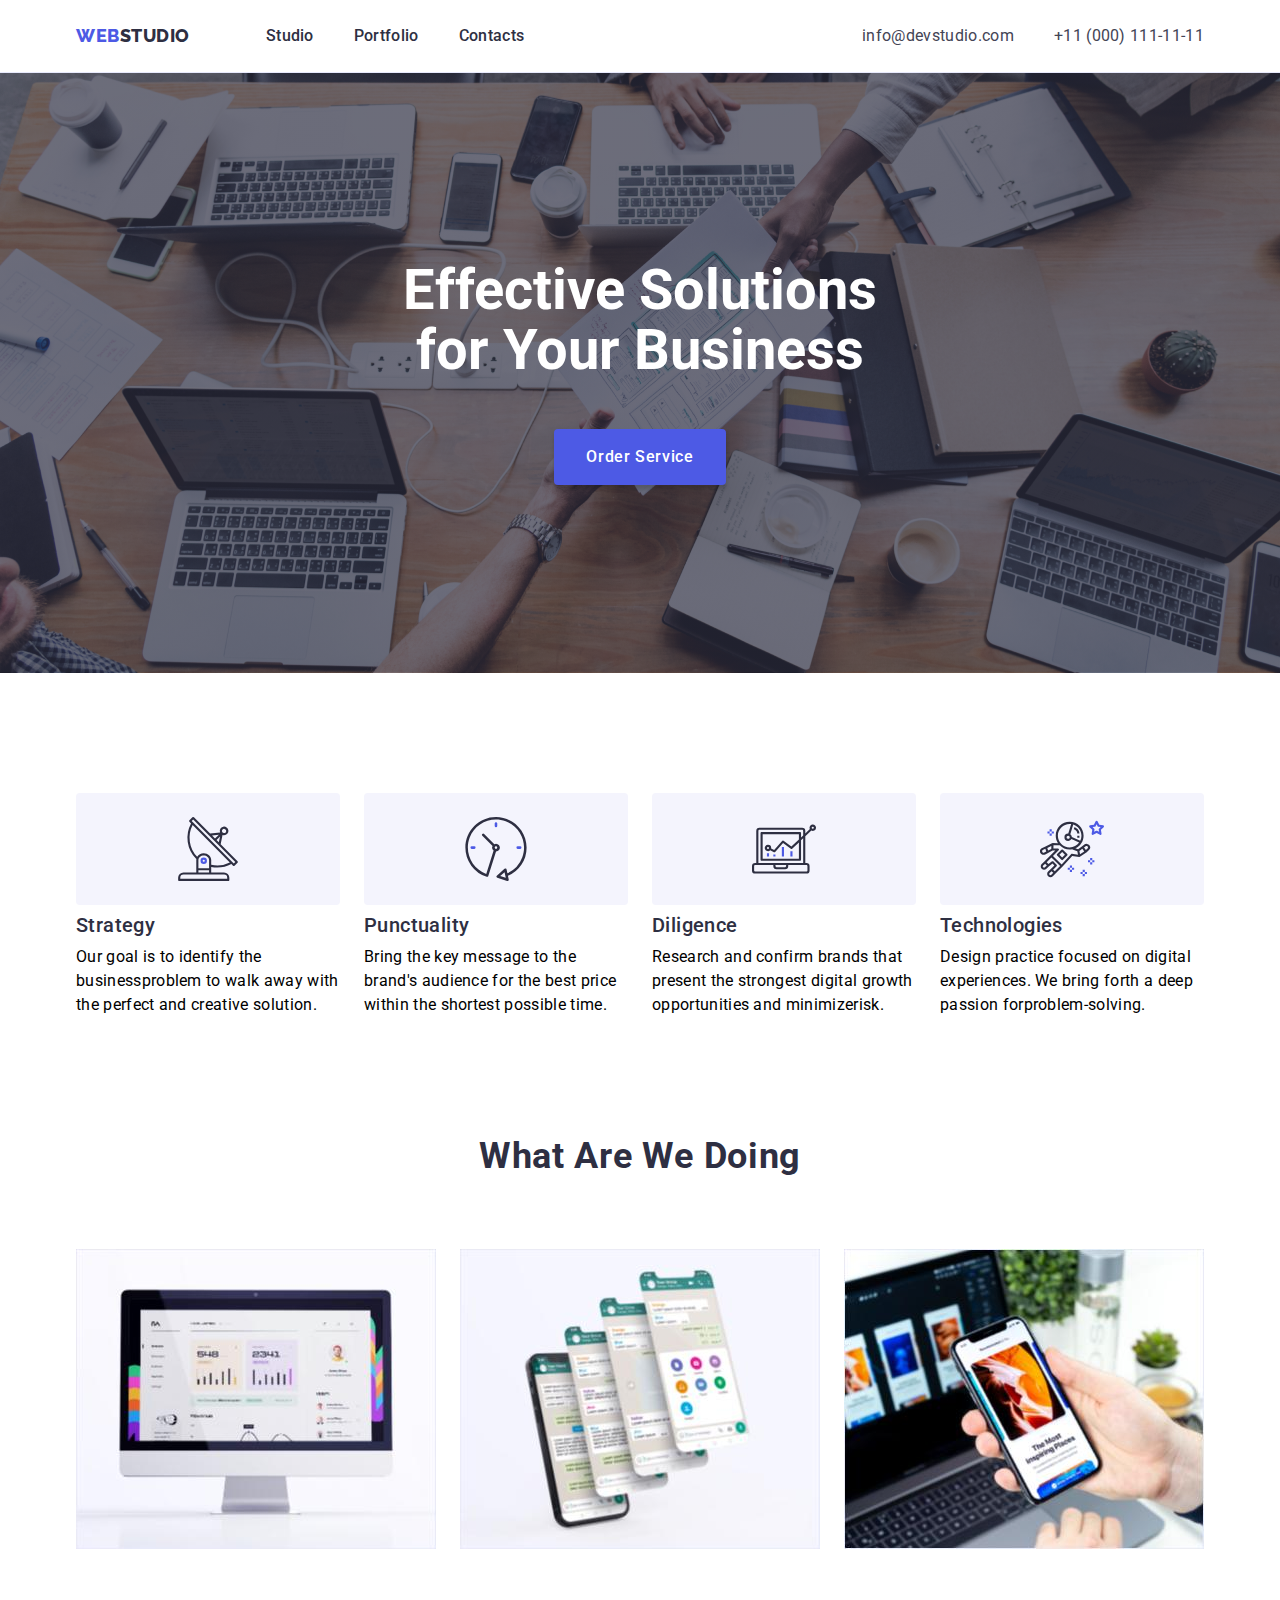
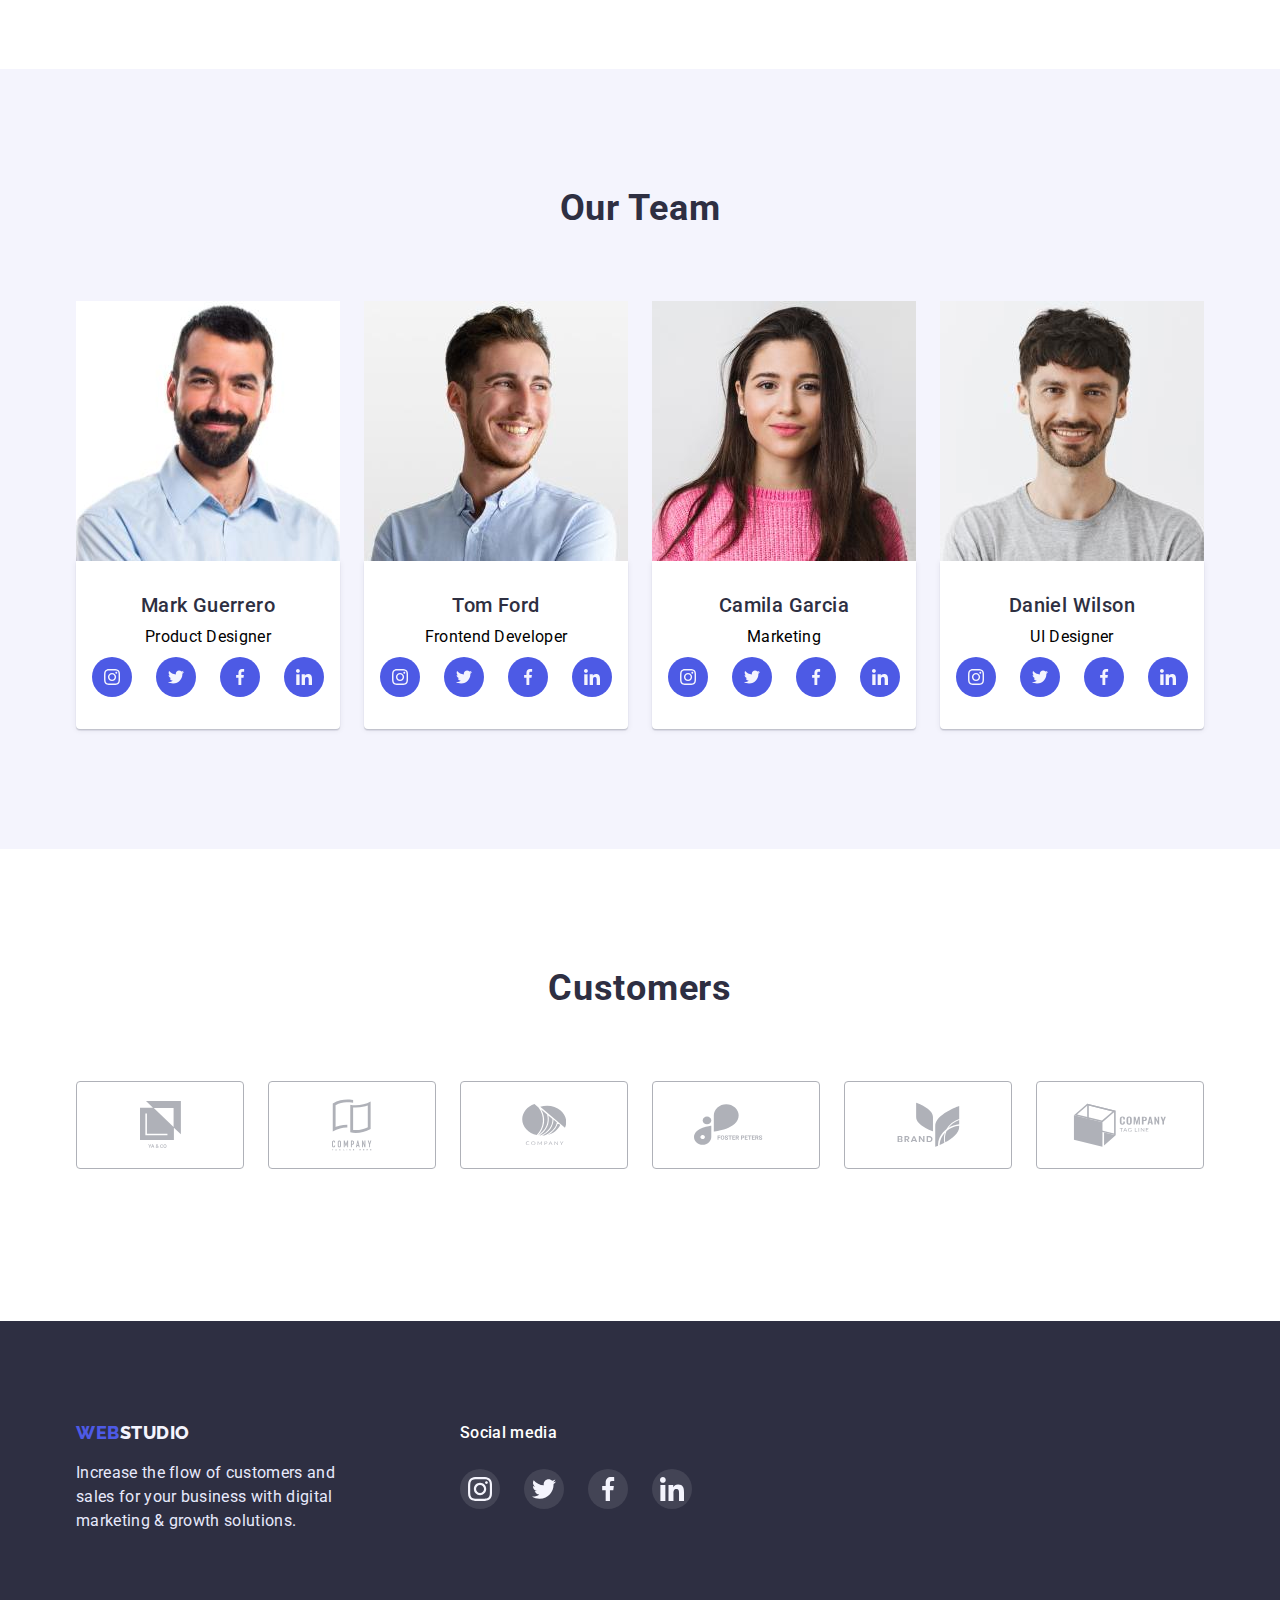
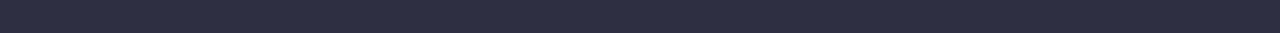
<file: index.html>
<!DOCTYPE html>
<html lang="en">

<head>
    <meta charset="UTF-8">
    <meta http-equiv="X-UA-Compatible" content="IE=edge">
    <meta name="viewport" content="width=H, initial-scale=1.0">
    <title>HW-05</title>
    
    
    <link rel="preconnect" href="https://fonts.googleapis.com">
    <link rel="preconnect" href="https://fonts.gstatic.com" crossorigin>
    <link href="https://fonts.googleapis.com/css2?family=Raleway:wght@800&family=Roboto:wght@400;500;700;900&display=swap" rel="stylesheet">

    <!-- modern normalize -->
    <link rel="stylesheet" href="https://cdn.jsdelivr.net/npm/modern-normalize@1.1.0/modern-normalize.min.css">

    <!-- slyles -->
    <link rel="stylesheet" href="./css/style.css">
</head>



<body>

    <!-- Header -->
    <header class="header">
        <div class="container box-main" >   

            <a href="./index.html" class="link">
                <span class="logo">WEB</span><span class="logo-text">studio</span>
            </a>

            <nav class="main-nav">

                <ul class="site-nav list">
                    <li class="site-nav-item">
                        <a class="menu link" href="./index.html" >Studio</a>
                    </li>
                    <li class="site-nav-item">
                        <a class="menu link" href="./Portfolio.html" >Portfolio</a>
                    </li>
                    <li class="site-nav-item">
                        <a class="menu link" href="" >Contacts</a>
                    </li>
                </ul>
            </nav>
            <ul class="auth-nav list">
                <li class="info-item">
                    <a class="info link" href="mailto:info@devstudio.com">info@devstudio.com</a>
                </li>
                <li class="info-item">
                    <a class="info link" href="tel:+110001111111">+11 (000) 111-11-11</a>
                </li>
            </ul>
        </div>    
    </header>

    <!-- main -->
    <main>

        <!-- section hero -->
        <section class="hero section">
            <div class="container">
                <h1 class="title-hero">Effective Solutions<br/>
                    for Your Business</h1>
                <button class="btn-hero" type="button">Order Service</button>
            </div>
        </section>

        <!-- Information -->
        <section class="information section">
            <div class="container">
                <h2 hidden>information</h2>
                <ul class="information-list list">
                    <li class="information-item-antena">
                        <h3 class="information-title">Strategy</h3>
                        <p class="information-text">Our goal is to identify the businessproblem to walk away with the perfect and creative solution.</p>
                        
                    </li>
                    <li class="information-item-clock">
                        <h3 class="information-title">Punctuality</h3>
                        <p class="information-text">Bring the key message to the brand's audience for the best price within the shortest possible time.</p>
                    </li>
                    <li class="information-item-diagramma">
                        <h3 class="information-title">Diligence</h3>
                        <p class="information-text">Research and confirm brands that present the strongest digital growth opportunities and minimizerisk.</p>
                    </li>
                    <li class="information-item-astroboy">
                        <h3 class="information-title">Technologies</h3>
                        <p class="information-text">Design practice focused on digital experiences. We bring forth a deep passion forproblem-solving.</p>
                    </li>
                </ul>
            </div>
        </section>

        <!-- Doing img -->
        <section class="poster section">
            <div class="container">
                <h2 class="poster-title">What are we doing</h2>

                <ul class="poster-list list">
                    <li class="poster-item">
                        <img src="./images/Doing1.jpg" alt="PC" width="360" height="300">
                    </li>
                    <li class="poster-item">
                        <img src="./images/Doing2.jpg" alt="Mobile" width="360" height="300">
                    </li>
                    <li class="poster-item">
                        <img src="./images/Doing3.jpg" alt="information novations" width="360" height="300">
                    </li>
                </ul>
            </div>
        </section>

        <!-- Team -->
        <section class="content section">
            <div class="container">
                <h2 class="content-title">Our Team</h2>
                <ul class="content-list list">
                    <li class="content-item">
                        <img src="./images/team1.jpg" alt="Mark Guerrero" width="264" height="260">
                        <div class="group-elements">
                            <h3 class="content-item-title">Mark Guerrero</h3>
                            <p class="content-item-text">Product Designer</p>
                            <ul class="actions">
                                <li>
                                    <a class="buttons" href="">
                                        <svg class="buttons-icon">
                                            <use href="./images/symbol-defs.svg#icon-instagram"></use>
                                        </svg>
                                    </a>
                                </li>
                                <li>
                                    <a class="buttons" href="">
                                        <svg class="buttons-icon">
                                            <use href="./images/symbol-defs.svg#icon-twitter"></use>
                                        </svg>
                                    </a>
                                </li>
                                <li>
                                    <a class="buttons" href="">
                                        <svg class="buttons-icon">
                                            <use href="./images/symbol-defs.svg#icon-facebook"></use>
                                        </svg>
                                    </a>
                                </li>
                                <li>
                                    <a class="buttons" href="">
                                        <svg class="buttons-icon">
                                            <use href="./images/symbol-defs.svg#icon-linkedin"></use>
                                        </svg>
                                    </a>
                                </li>
                            </ul>
                        </div>
                    </li>
                    <li class="content-item">
                        <img src="./images/team2.jpg" alt="Tom Ford" width="264" height="260">
                        <div class="group-elements">
                            <h3 class="content-item-title">Tom Ford</h3>
                            <p class="content-item-text">Frontend Developer</p>
                            <ul class="actions">
                                <li>
                                    <a class="buttons" href="">
                                        <svg class="buttons-icon">
                                            <use href="./images/symbol-defs.svg#icon-instagram"></use>
                                        </svg>
                                    </a>
                                </li>
                                <li>
                                    <a class="buttons" href="">
                                        <svg class="buttons-icon">
                                            <use href="./images/symbol-defs.svg#icon-twitter"></use>
                                        </svg>
                                    </a>
                                </li>
                                <li>
                                    <a class="buttons" href="">
                                        <svg class="buttons-icon">
                                            <use href="./images/symbol-defs.svg#icon-facebook"></use>
                                        </svg>
                                    </a>
                                </li>
                                <li>
                                    <a class="buttons" href="">
                                        <svg class="buttons-icon">
                                            <use href="./images/symbol-defs.svg#icon-linkedin"></use>
                                        </svg>
                                    </a>
                                </li>
                            </ul>
                        </div>
                    </li>
                    <li class="content-item">
                        <img src="./images/team3.jpg" alt="Camila Garcia" width="264" height="260">
                        <div class="group-elements">
                            <h3 class="content-item-title">Camila Garcia</h3>
                            <p class="content-item-text">Marketing</p>
                            <ul class="actions">
                                <li>
                                    <a class="buttons" href="">
                                        <svg class="buttons-icon">
                                            <use href="./images/symbol-defs.svg#icon-instagram"></use>
                                        </svg>
                                    </a>
                                </li>
                                <li>
                                    <a class="buttons" href="">
                                        <svg class="buttons-icon">
                                            <use href="./images/symbol-defs.svg#icon-twitter"></use>
                                        </svg>
                                    </a>
                                </li>
                                <li>
                                    <a class="buttons" href="">
                                        <svg class="buttons-icon">
                                            <use href="./images/symbol-defs.svg#icon-facebook"></use>
                                        </svg>
                                    </a>
                                </li>
                                <li>
                                    <a class="buttons" href="">
                                        <svg class="buttons-icon">
                                            <use href="./images/symbol-defs.svg#icon-linkedin"></use>
                                        </svg>
                                    </a>
                                </li>
                            </ul>
                        </div>
                    </li>
                    <li class="content-item">
                        <img src="./images/team4.jpg" alt="Daniel Wilson" width="264" height="260">
                        <div class="group-elements">
                            <h3 class="content-item-title">Daniel Wilson</h3>
                            <p class="content-item-text">UI Designer</p>
                            <ul class="actions">
                                <li>
                                    <a class="buttons" href="">
                                        <svg class="buttons-icon">
                                            <use href="./images/symbol-defs.svg#icon-instagram"></use>
                                        </svg>
                                    </a>
                                </li>
                                <li>
                                    <a class="buttons" href="">
                                        <svg class="buttons-icon">
                                            <use href="./images/symbol-defs.svg#icon-twitter"></use>
                                        </svg>
                                    </a>
                                </li>
                                <li>
                                    <a class="buttons" href="">
                                        <svg class="buttons-icon">
                                            <use href="./images/symbol-defs.svg#icon-facebook"></use>
                                        </svg>
                                    </a>
                                </li>
                                <li>
                                    <a class="buttons" href="">
                                        <svg class="buttons-icon">
                                            <use href="./images/symbol-defs.svg#icon-linkedin"></use>
                                        </svg>
                                    </a>
                                </li>
                            </ul>
                        </div>
                    </li>
                </ul>
            </div>
        </section>

        <!-- Customers -->

        <section class="Customers section">
            <div class="container">
                <h2 class="Customers-title">Customers</h2>

                <ul class="customers-list">

                    <li>
                        <a class="busines-partner" href="">
                            <svg class="brend" width="41" height="47">
                                <use class="custom" href="./images/symbol-defs.svg#icon-icon1"></use>
                            </svg>
                        </a>
                    </li>

                    <li>
                        <a class="busines-partner" href="">
                            <svg class="brend" width="40" height="52">
                                <use href="./images/symbol-defs.svg#icon-icon2"></use>
                            </svg>
                        </a>
                    </li>

                    <li>
                        <a class="busines-partner" href="">
                            <svg class="brend" width="44" height="41">
                                <use href="./images/symbol-defs.svg#icon-icon3"></use>
                            </svg>
                        </a>
                    </li>

                    <li>
                        <a class="busines-partner" href="">
                            <svg class="brend" width="84" height="41">
                                <use href="./images/symbol-defs.svg#icon-icon4"></use>
                            </svg>
                        </a>
                    </li>

                    <li>
                        <a class="busines-partner" href="">
                            <svg class="brend" width="63" height="45">
                                <use href="./images/symbol-defs.svg#icon-icon5"></use>
                            </svg>
                        </a>
                    </li>

                    <li class="customers-item">
                        <a class="busines-partner" href="">
                            <svg class="brend" width="94" height="44">
                                <use href="./images/symbol-defs.svg#icon-icon6"></use>
                            </svg>
                        </a>
                    </li>

                </ul>
            </div>

        </section>
    </main>

    <!-- footer -->
    <footer>

        <div class="container flex-footer">
            <div>
                <a href="/index.html" class="link">
                    <span class="logo">WEB</span><span class="logo-light">studio</span>
                </a>
                <p class="footer-text">Increase the flow of customers and sales for your business with digital marketing & growth solutions.</p>
            </div>

            <div class="footer-media">
                <p class="social-media">Social media</p>
                <ul class="footer-actions">
                    <li>
                        <a class="footer-link" href="">
                            <svg class="footer-icon">
                                <use href="./images/symbol-defs.svg#icon-instagram"></use>
                            </svg>
                        </a>
                    </li>
                    <li>
                        <a class="footer-link" href="">
                            <svg class="footer-icon">
                                <use href="./images/symbol-defs.svg#icon-twitter"></use>
                            </svg>
                        </a>
                    </li>
                    <li>
                        <a class="footer-link" href="">
                            <svg class="footer-icon">
                                <use href="./images/symbol-defs.svg#icon-facebook"></use>
                            </svg>
                        </a>
                    </li>
                    <li>
                        <a class="footer-link" href="">
                            <svg class="footer-icon">
                                <use href="./images/symbol-defs.svg#icon-linkedin"></use>
                            </svg>
                        </a>
                    </li>
                </ul>
            </div>
        </div>
    </footer>
</body>


<script src="./js/modal.js"></script>
</html>
</file>
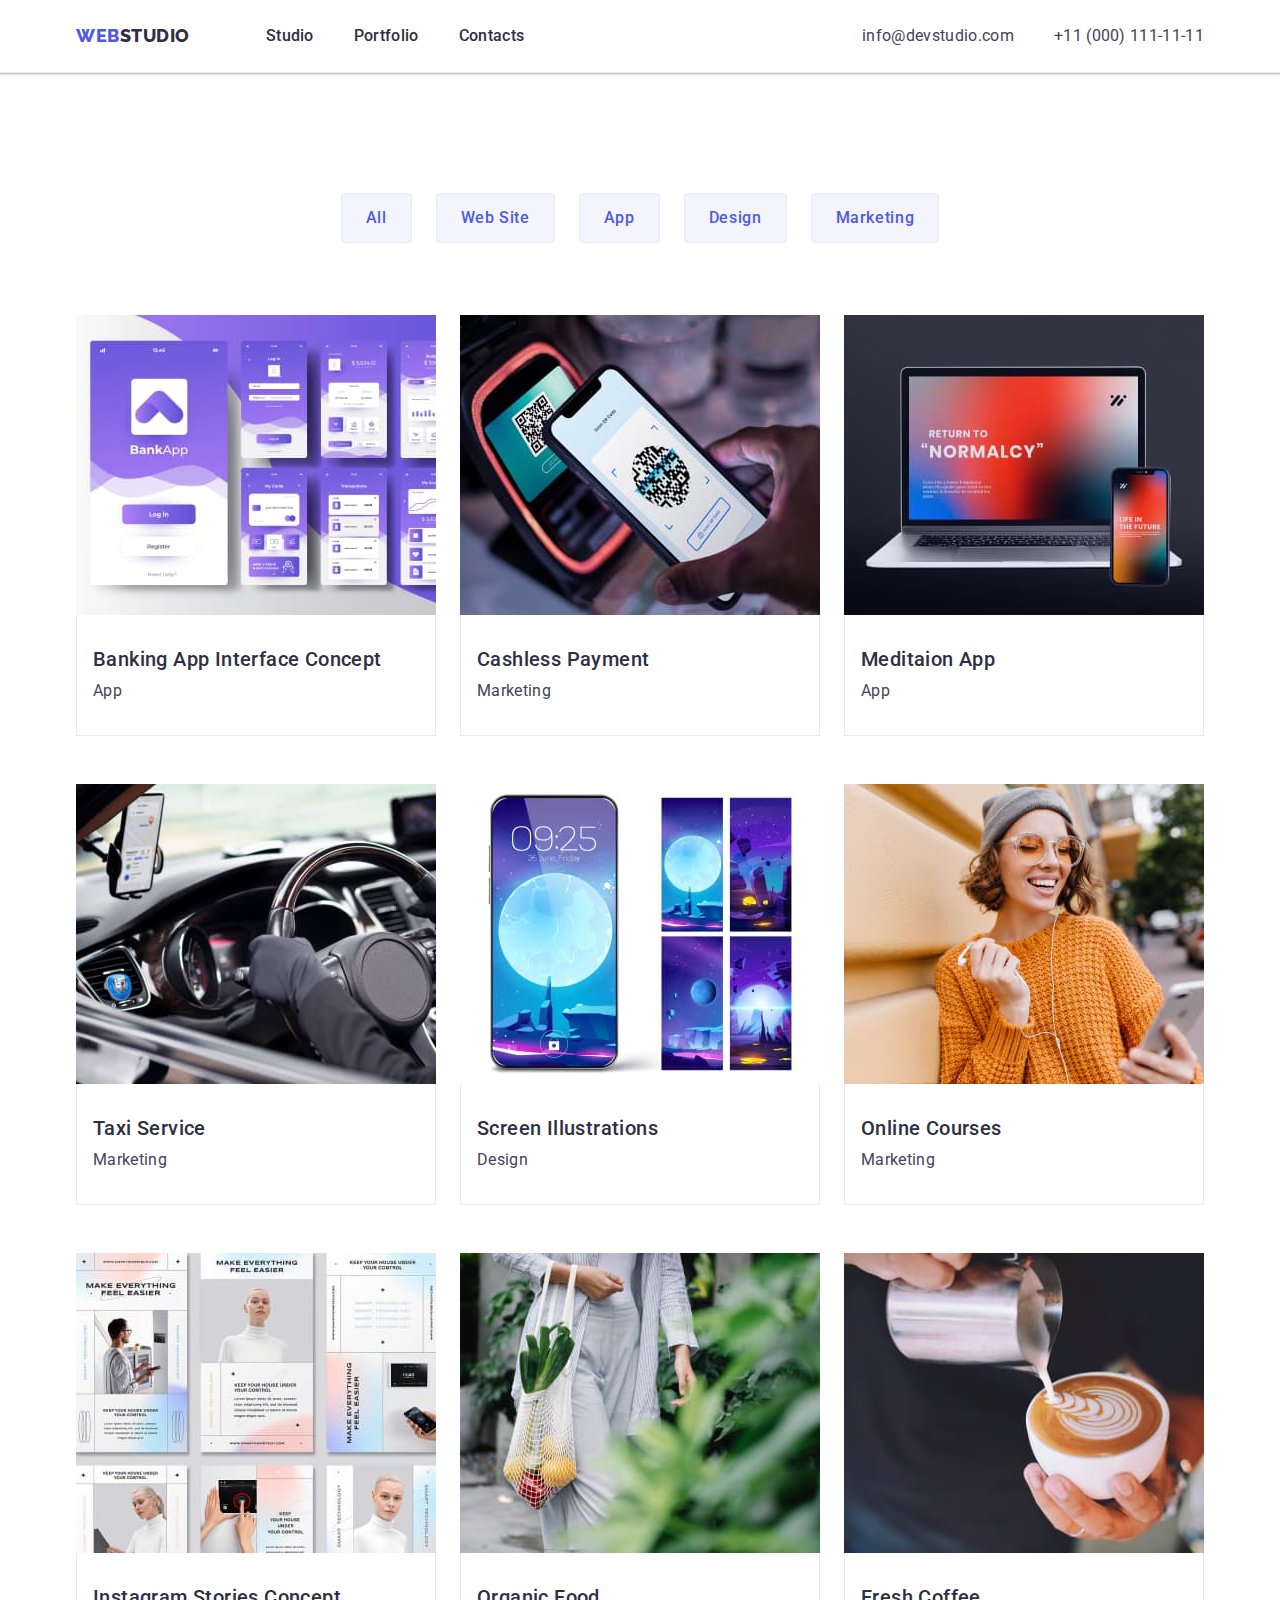
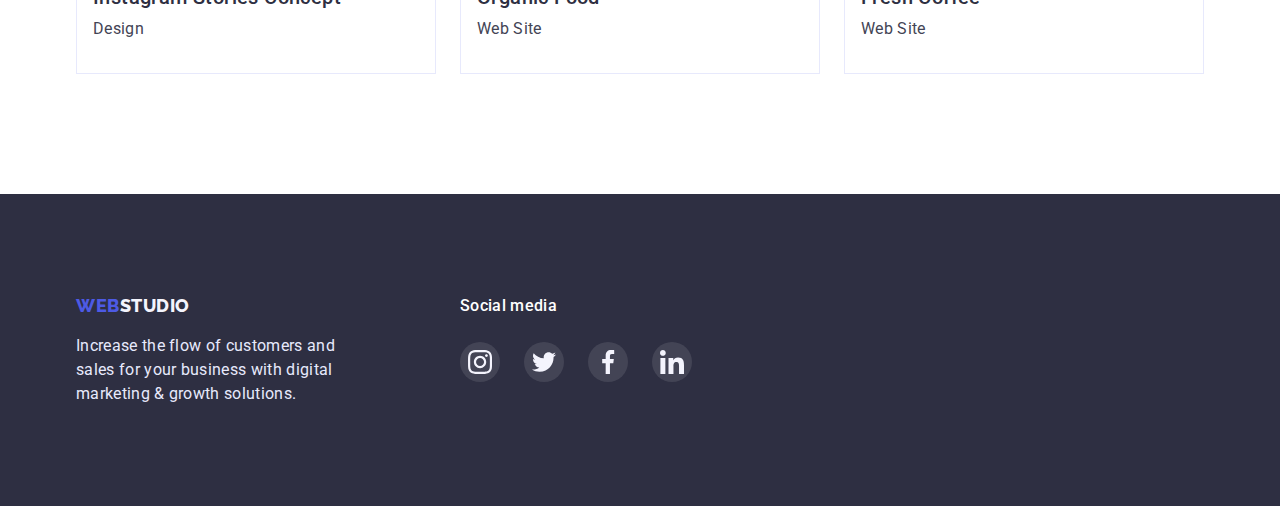
<file: Portfolio.html>
<!DOCTYPE html>
<html lang="en">

<head>
    <meta charset="UTF-8">
    <meta http-equiv="X-UA-Compatible" content="IE=edge">
    <meta name="viewport" content="width=device-width, initial-scale=1.0">
    <title>Portfolio</title>

    <!-- fronts -->
    <link rel="preconnect" href="https://fonts.googleapis.com">
    <link rel="preconnect" href="https://fonts.gstatic.com" crossorigin>
    <link href="https://fonts.googleapis.com/css2?family=Raleway:wght@800&family=Roboto:wght@400;500;700;900&display=swap" rel="stylesheet">

    <!-- modern normalize -->
    <link rel="stylesheet" href="https://cdn.jsdelivr.net/npm/modern-normalize@1.1.0/modern-normalize.min.css">

    <!-- styles -->
    <link rel="stylesheet" href="./css/style.css">
</head>


<body>
    <!-- Header -->
    <header class="header-portfolio">
        <div class="container box-main" >   

            <a href="./index.html" class="link">
                <span class="logo">WEB</span><span class="logo-text">studio</span>
            </a>

            <nav class="main-nav">

                <ul class="site-nav list">
                    <li class="site-nav-item">
                        <a class="menu link" href="./index.html" >Studio</a>
                    </li>
                    <li>
                        <a class="menu link" href="./Portfolio.html" >Portfolio</a>
                    </li>
                    <li>
                        <a class="menu link" href="" >Contacts</a>
                    </li>
                </ul>
            </nav>
            <ul class="auth-nav list">
                <li class="info-item">
                    <a class="info link" href="mailto:info@devstudio.com">info@devstudio.com</a>
                </li>
                <li class="info-item">
                    <a class="info link" href="tel:+110001111111">+11 (000) 111-11-11</a>
                </li>
            </ul>
        </div>    
    </header>

    <main>
        <!-- buttons -->
        <section class="portfolio section">
            <div class="container">
                <h1 hidden>portfolio</h1>
                <ul class="buttons-list list">
                    <li>
                        <button class="button primary" type="button">All</button>
                    </li>

                    <li>
                        <button class="button secondary" type="button">Web Site</button>
                    </li>

                    <li>
                        <button class="button secondary" type="button">App</button>
                    </li>

                    <li>
                        <button class="button secondary" type="button">Design</button>
                    </li>

                    <li>
                        <button class="button secondary" type="button">Marketing</button>
                    </li>
                </ul>
            

                <!-- portfolio -->

                <ul class="gallery">
                
                    <li class="gallery-item">
                        <a href="" class="link">
                            <img src="./images/banking.jpg" alt="interface site banking" width="360" height="300">
                            <div class="card-text">
                                <h2 class="gallery-title">Banking App Interface Concept</h2>
                                <p class="gallery-text">App</p>
                            </div>
                        </a>
                    </li>

                    <li class="gallery-item two">
                        <a href="" class="link">
                            <div class="one">
                            
                                <img src="./images/payment.jpg" alt="Cashless Payment" width="360" height="300">
                                <p class="twoo">
                                    14 Stylish and User-Friendly App Design Concepts · Task Manager App · Calorie Tracker App · Exotic Fruit Ecommerce App · Cloud Storage App
                                </p>
                            </div>
                            <div class="card-text">
                                <h2 class="gallery-title">Cashless Payment</h2>
                                <p class="gallery-text">Marketing</p>

                            </div>
                        </a>
                    </li>

                    <li class="gallery-item">
                        <a href="" class="link">
                            <img src="./images/Mediataion.jpg" alt="mac book and iphone" width="360" height="300">
                            <div class="card-text">
                                <h2 class="gallery-title">Meditaion App</h2>
                                <p class="gallery-text">App</p>
                            </div>
                        </a>    
                    </li>
                

                
                    <li class="gallery-item">
                        <a href="" class="link">
                            <img src="./images/servistaxi.jpg" alt="" width="360" height="300">
                            <div class="card-text">
                                <h2 class="gallery-title">Taxi Service</h2>
                                <p class="gallery-text">Marketing</p>
                            </div>
                        </a>    
                    </li>

                    <li class="gallery-item">
                        <a href="" class="link">
                            <img src="./images/illustrations.jpg" alt="screen illustrations" width="360" height="300">
                            <div class="card-text">
                                <h2 class="gallery-title">Screen Illustrations</h2>
                                <p class="gallery-text">Design</p>
                            </div>
                        </a>
                    </li>

                    <li class="gallery-item">
                        <a href="" class="link">
                            <img src="./images/courses.jpg" alt="happy girl with telephone" width="360" height="300">
                            <div class="card-text">
                                <h2 class="gallery-title">Online Courses</h2>
                                <p class="gallery-text">Marketing</p>
                            </div>
                        </a>
                    </li>
                

                
                    <li class="gallery-item">
                        <a href="" class="link">
                            <img src="./images/storiesinst.jpg" alt="site instagram" width="360" height="300">
                            <div class="card-text">
                                <h2 class="gallery-title">Instagram Stories Concept</h2>
                                <p class="gallery-text">Design</p>
                            </div>
                        </a>
                    </li>

                    <li class="gallery-item">
                        <a href="" class="link">
                            <img src="./images/organigfood.jpg" alt="organic food" width="360" height="300">
                            <div class="card-text">
                                <h2 class="gallery-title">Organic Food</h2>
                                <p class="gallery-text">Web Site</p>
                            </div>
                        </a>
                    </li>

                    <li class="gallery-item">
                        <a href="" class="link">
                            <img src="./images/coffeefresh.jpg" alt="coffee with milk" width="360" height="300">
                            <div class="card-text">
                                <h2 class="gallery-title">Fresh Coffee</h2>
                                <p class="gallery-text">Web Site</p>
                            </div>
                        </a>    
                    </li>
                
                
                </ul>
            </section>

        </main>

        <!-- footer -->
        <footer>

            <div class="container flex-footer">
                <div>
                    <a href="/index.html" class="link">
                        <span class="logo">WEB</span><span class="logo-light">studio</span>
                    </a>
                    <p class="footer-text">Increase the flow of customers and sales for your business with digital marketing & growth solutions.</p>
                </div>
    
                <div class="footer-media">
                    <p class="social-media">Social media</p>
                    <ul class="footer-actions">
                        <li>
                            <a class="footer-link" href="">
                                <svg class="footer-icon">
                                    <use href="./images/symbol-defs.svg#icon-instagram"></use>
                                </svg>
                            </a>
                        </li>
                        <li>
                            <a class="footer-link" href="">
                                <svg class="footer-icon">
                                    <use href="./images/symbol-defs.svg#icon-twitter"></use>
                                </svg>
                            </a>
                        </li>
                        <li>
                            <a class="footer-link" href="">
                                <svg class="footer-icon">
                                    <use href="./images/symbol-defs.svg#icon-facebook"></use>
                                </svg>
                            </a>
                        </li>
                        <li>
                            <a class="footer-link" href="">
                                <svg class="footer-icon">
                                    <use href="./images/symbol-defs.svg#icon-linkedin"></use>
                                </svg>
                            </a>
                        </li>
                    </ul>
                </div>
            </div>
        </footer>

</body>

</html>
</file>
<file: css/style.css>
:root {
    --primary-text-color:#2E2F42;
    --text-slate-color:#434455;
    --button-color-on:#F4F4FD;
    --button-color-off:#404BBF;
    --title-text-color:#FFFFFF;
    --title-bgc-text:#4D5AE5;
    --pressed-state:#404BBF;
    --light-subtle-text:#8E8F99;
    --cornflower-accent:#E7E9FC;
    --color-customer:#AFB1B8;

    /* succees */
    --success-green:#31D0AA;
    --success-green-75:#31d0aa;
    --success-green-50:#31D0AA;
    --success-green-10:#31D0AA;
}

body {
    font-family: 'Roboto', sans-serif;
    background-color: var(--title-text-color);
}

*,
*::before,
*::after {
  box-sizing: border-box;
}


/* Button */



.btn-hero {
    font-family: 'Roboto';
    font-weight: 500;
    background-color: var(--title-bgc-text);
    color: var(--title-text-color);
    cursor: pointer;
    border: none;
    letter-spacing: 0.04em;
    font-size: 16px;
    line-height: 1.5;

    display: block;
    padding: 16px 32px;
    margin: 0px auto;
    margin-top: 48px;
    text-transform: capitalize;
    box-shadow: 0px 4px 4px rgb(0 0 0 / 15%);
    border-radius: 4px;
   
}

.btn-hero:hover,
.btn-hero:focus {
    background-color: var(--pressed-state);
}

.button{
    font-family: 'Roboto';
    font-size: 16px;
    line-height: 1.5;
    letter-spacing: 0.04em;
    color: var(--title-bgc-text);
    background: var(--button-color-on);
    cursor: pointer;
    font-weight: 500;
    
    border: 1px solid var(--cornflower-accent);
    border-radius: 4px;
    text-transform: capitalize;
    padding: 12px 24px;
}

.button.primary:hover,
.button.primary:focus {
    background: var(--button-color-off);
    color: var(--button-color-on);
    cursor: pointer;
    letter-spacing: 0.04em;
}

.button.secondary:hover,
.button.secondary:focus {
    color: var(--button-color-on);
    background: var(--button-color-off);
    cursor: pointer;
}


.link{
    text-decoration: none;
}

.list{
    list-style: none;
}

h1,h2,h3,h4,h5,h6,p{
    margin: 0;
}

a{
    text-decoration: none;
}

button{
    
    cursor: pointer;
    border: none;
    border-radius: 4px;
}

img{
    display: block;
    max-width: 100%;
    height: auto;
}

ul,ol{
    list-style: none;
    padding-left: 0;
    margin: 0;
}

/* div */
.container{
    width: 1158px;
    padding: 0 15px;
    margin: 0 auto;

}

/* header */

header {
    border-bottom: 1px solid var(--cornflower-accent);
}

.header-portfolio{
    border-bottom: 1px solid var(--cornflower-accent);
    box-shadow: 0px 2px 1px rgba(46, 47, 66, 0.08), 0px 1px 1px rgba(46, 47, 66, 0.16), 0px 1px 6px rgba(46, 47, 66, 0.08); 
}


.section{
    padding-top: 120px;
    padding-bottom: 120px;
}

.logo {
    font-family: 'Raleway', sans-serif;
    font-size: 18px;
    line-height: 1.33;
    letter-spacing: 0.03em;
    font-weight: 800;
    color: var(--title-bgc-text);
    
}

.logo-text {
    font-family: 'Raleway', sans-serif;
    font-size: 18px;
    line-height: 1.33;
    color: var(--primary-text-color);
    font-weight: 800;
    letter-spacing: 0.03em;
    text-transform: uppercase;
}

.logo-light{
    color: var(--button-color-on);
    font-family: 'Raleway', sans-serif;
    font-size: 18px;
    line-height: 1.33;
    font-weight: 800;
    letter-spacing: 0.03em;
    text-transform: uppercase;
}

/* nav */

.menu:hover,:focus,:active{
    color: var(--pressed-state);
}


.menu{
    color: var(--primary-text-color);
    font-weight: 500;
    font-size: 16px;
    line-height: 1.5;
    letter-spacing: 0.02em;
    padding: 24px 0px;
    display: block;
    
}

.site-nav{
    font-weight: 500;
    font-size: 16px;
    line-height: 1.5;
    letter-spacing: 0.02em;
    color: var(--primary-text-color);
    display: flex;
    gap: 40px;
}

.main-nav{
    display: flex;
    margin-left: 76px;
}

.auth-nav{
    font-weight: 400;
    font-size: 16px;
    line-height: 1.5;
    letter-spacing: 0.02em;
    color: var(--text-slate-color);
    display: flex;
    gap: 40px;
    margin-left: auto;
    
}

.info-item{
    display: block;
}

.info:hover,:focus,:active{
    color: var(--pressed-state);
}

.info{
    color: var(--text-slate-color);
    letter-spacing: 0.02em;
    font-weight: 400;
    font-size: 16px;
    line-height: 1.5;
    display: block;
    padding: 24px 0px;
}

.box-main {
    display: flex;
    align-items: center;
    
}
/* section hero */

.hero{
    
    padding: 188px 0;
    
    background-image: linear-gradient(
        to right,
        rgba(46, 47, 66, 0.7),
        rgba(46, 47, 66, 0.7)
        ),
    url('../images/people-office\ 1.jpg');
    max-width: 1440px;
    margin-left: auto;
    margin-right: auto;
    background-repeat: no-repeat;
    background-size: cover;
    background-position: center;
}

.title-hero{
    color: var(--title-text-color);
    font-size: 56px;
    line-height: 1.07;
    text-align: center;
}

/* Information section */

.information-title{
    color: var(--primary-text-color);
    font-size: 20px;
    line-height: 1.2;
    letter-spacing: 0.02em;
    font-weight: 500;
    margin-bottom: 8px;
}

.information-text{
    color: var(--paragraf-color);
    font-size: 16px;
    line-height: 1.5;
    letter-spacing: 0.02em;
    font-weight: 400;
    
}

.information-list {
    display: flex;
    gap: 24px;
}

.information-item-antena::before{
    content: '';
    width: 264px;
    height: 112px;
    display: block;
    margin-bottom: 8px;
    background-color: var(--button-color-on);
    fill: #2e2f42;
    border-radius: 4px;
    background-image: url(../images/icon/noiconmoon/antenna.svg);
    background-repeat: no-repeat;
    background-position: center;
}

.information-item-clock::before{
    content: '';
    width: 264px;
    height: 112px;
    display: block;
    margin-bottom: 8px;
    background-color: var(--button-color-on);
    border-radius: 4px;
    background-image: url(../images/icon/noiconmoon/clock.svg);
    background-repeat: no-repeat;
    background-position: center;
}

.information-item-diagramma::before{
    content: '';
    width: 264px;
    height: 112px;
    display: block;
    margin-bottom: 8px;
    background-color: var(--button-color-on);
    border-radius: 4px;
    background-image: url(../images/icon/noiconmoon/diagram.svg);
    background-repeat: no-repeat;
    background-position: center;
}

.information-item-astroboy::before{
    content: '';
    width: 264px;
    height: 112px;
    display: block;
    margin-bottom: 8px;
    background-color: var(--button-color-on);
    border-radius: 4px;
    background-image: url(../images/icon/noiconmoon/astronaut.svg);
    background-repeat: no-repeat;
    background-position: center;
}

/* Doing img */

.poster {
    padding-top: 0px;
}

.poster-title{
    color: var(--primary-text-color);
    font-size: 36px;
    line-height: 1.11;
    font-weight: 700;
    letter-spacing: 0.02em;
    text-transform: capitalize;
    text-align: center;
    margin-bottom: 72px;
}

/* content */

.poster-list{
    display: flex;
    gap: 24px;
}


/* Team */
.content{
    background-color: var(--button-color-on);
}


.content-title{
    color: var(--primary-text-color);
    font-size: 36px;
    line-height: 1.11;
    letter-spacing: 0.02em;
    text-transform: capitalize;
    font-weight: 700;
    text-align: center;

}

.content-item-title{
    color: var(--primary-text-color);
    font-size: 20px;
    line-height: 1.2;
    letter-spacing: 0.02em;
    font-weight: 500;
}

.content-item-text{
    color: var(--paragraf-color);
    font-size: 16px;
    line-height: 1.5;
    letter-spacing: 0.02em;
    font-weight: 400;
}

.content-list {
    display: flex;
    gap: 24px;
    margin-top: 72px;
}


.group-elements{
    padding: 32px 16px;
    padding-bottom: 32px;
    box-shadow: 0px 1px 6px rgba(46, 47, 66, 0.08), 0px 1px 1px rgba(46, 47, 66, 0.16), 0px 2px 1px rgba(46, 47, 66, 0.08);
    border-radius: 0px 0px 4px 4px;
    background: var(--title-text-color);
    width: 264px;

    justify-content: center;
    align-items: center;
    display: flex;
    gap: 8px;
    flex-direction: column;
}

/* social-button */

.actions{
    display: flex;
    justify-content: center;
    gap: 24px;

}

.buttons{
    background-color: var(--title-bgc-text);    
    border-radius: 50%;
    display: block;
    border: none;
    height: 40px;
    fill: var(--button-color-on);
}

.buttons-icon{
    width: 16px;
    height: 16px;
    margin: 12px;
    fill: var(--button-color-on);
}

.buttons:hover,
.buttons:focus{
    background-color: var(--button-color-off);
}

/* Customers*/

.Customers-title{
    font-weight: 700;
    font-size: 36px;
    line-height: 1.11;
    color: var(--primary-text-color);
    display: flex;
    justify-content: center;
    letter-spacing: 0.02em;
    text-transform: capitalize;
}

.customers-list{
    display: flex;
    gap: 24px;
    padding-top: 72px;
    padding-bottom: 120px;
    width: 19px;
    height: 19px;
}

.busines-partner{
    display: flex;
    justify-content: center;
    align-items: center;
    border: 1px solid var(--color-customer);
    border-radius: 4px;
    width: 168px;
    height: 88px;
    color: var(--color-customer);

}

.brend{
    
    fill: currentColor;
}


.busines-partner:hover,
.busines-partner:focus{
    border: 1px solid currentColor;
    color: var(--pressed-state);
    
}

/* Portfolio */

.portfolio{
    padding-bottom: 120px;
}

/* buttons */

.buttons-list{
    display: flex;
    gap: 24px;
    justify-content: center;
}

.card-text{
    border: 1px solid var(--cornflower-accent);
    border-top: 0;
    padding-top:32px ;
    padding-bottom: 32px;
    padding-left:16px ;

    background: var(--title-text-color);

}

/* Portfolio-gallery */


.gallery-title{
    color: var(--primary-text-color);
    font-size: 20px;
    line-height: 1.2;
    font-weight: 500;
    letter-spacing: 0.02em;
    margin-bottom: 8px;
}

.gallery-item:hover,
.gallery-item:focus{
    box-shadow: 0px 1px 6px rgba(46, 47, 66, 0.08), 0px 1px 1px rgba(46, 47, 66, 0.16), 0px 2px 1px rgba(46, 47, 66, 0.08);
    
}

/* Hw-05(overflow) */

.footer-link:hover,
.footer-link:focus{
    background: var(--success-green);
}


.one{
    position: relative;
    overflow: hidden;
    
}

.twoo{
    
    position: absolute;
    top: 0;
    left: 0;
    background-color: var(--title-bgc-text);
    color: var(--button-color-on);
    padding: 40px 32px;
    width: 100%;
    height: 100%;
    font-weight: 400;
    font-size: 16px;
    line-height: 1.5;
    letter-spacing: 0.02em;

    transform: translate(0,100%);
    transition: transform 250ms cubic-bezier(0.4, 0, 0.2, 1);
}

.two .link:hover .twoo,
.two .link:focus .twoo{
    transform: translate(0,0);
}

.gallery-text{
    color: var(--text-slate-color);
    font-size: 16px;
    line-height: 1.5;
    font-weight: 400;
    letter-spacing: 0.02em;
}

.gallery{
    display: flex;
    flex-wrap: wrap;
    margin-top: 72px;
    row-gap: 48px;
    column-gap: 24px;
}

/* footer */

footer{
    background: var(--primary-text-color);
    padding-top: 100px;
    padding-bottom: 100px;
}

.flex-footer{
    display: flex;
}
 
.footer-text{
    max-width: 264px;
    margin-top: 16px;
    color: var(--cornflower-accent);
    font-size: 16px;
    line-height: 1.5;
    letter-spacing: 0.02em;
}

.footer-media{
    display: block;
    margin-left: 120px;
}

.social-media{
    letter-spacing: 0.02em;
    font-weight: 500;
    font-size: 16px;
    line-height: 1.5;
    color: var(--title-text-color);
    padding-bottom: 16px;
}

.footer-actions{
    display: flex;
    margin-top: 8px;
    gap: 24px;

}

.footer-link{
    background: rgba(255, 255, 255, 0.1);    
    border-radius: 50%;
    display: block;
    border: none;
    height: 40px;
    fill: var(--button-color-on);
}

.footer-icon{
    width: 24px;
    height: 24px;
    margin: 8px;
    fill: var(--button-color-on);
}
</file>
